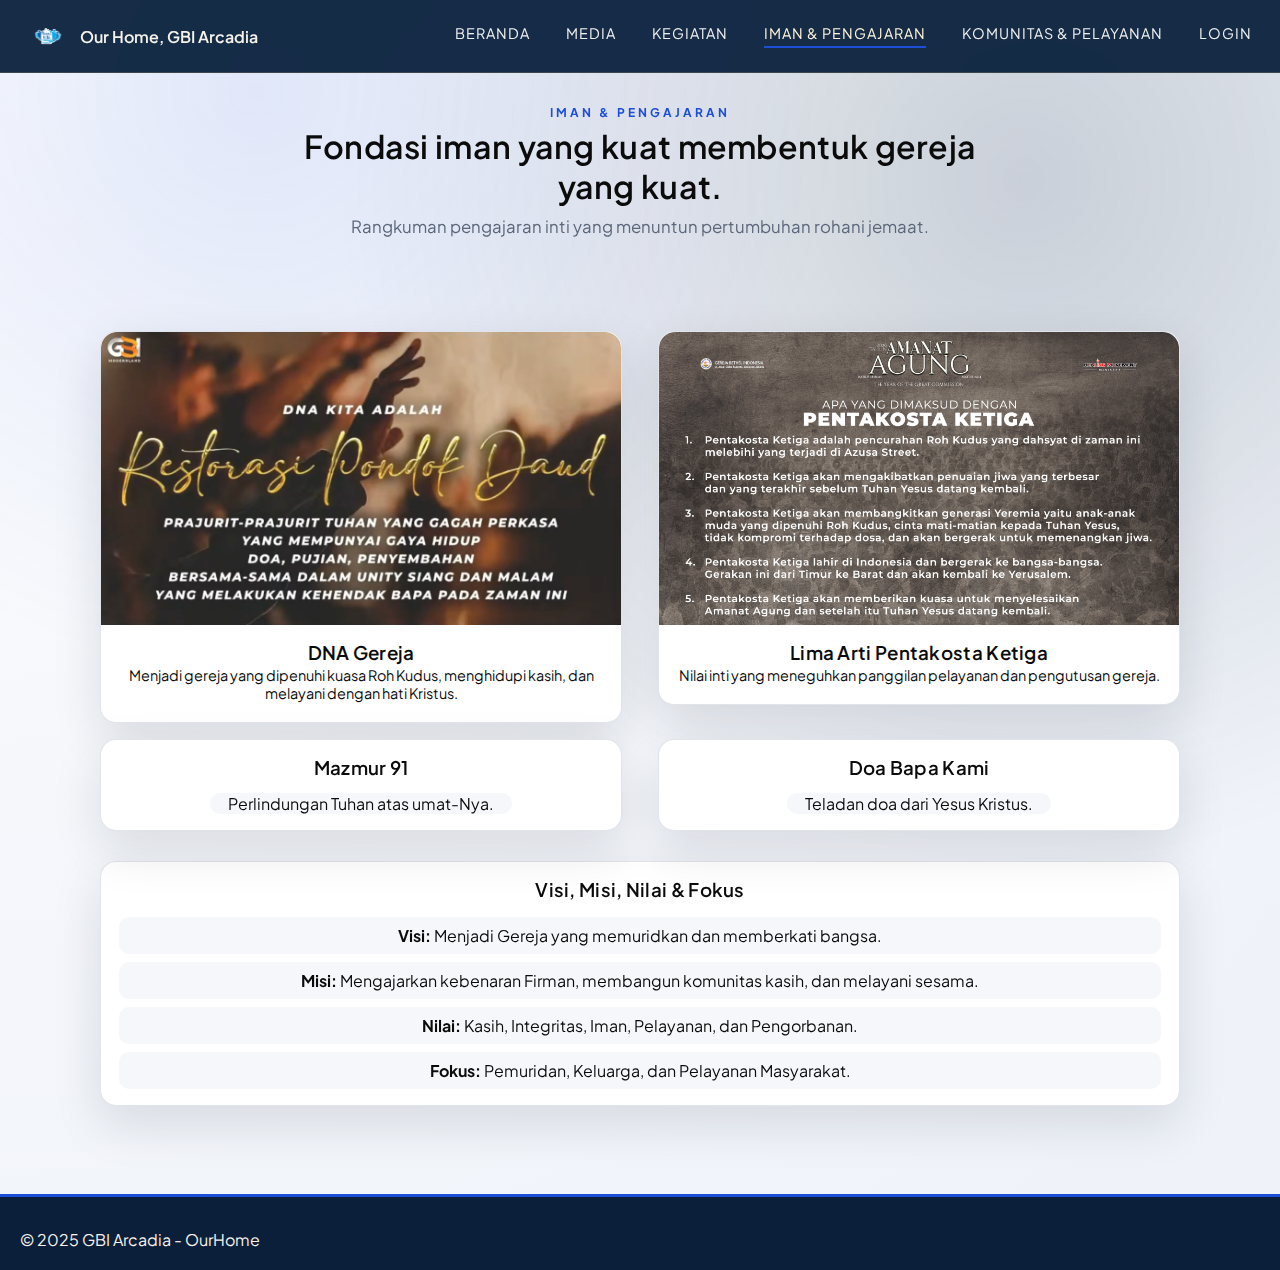
<file: iman.html>
<!DOCTYPE html>
<html lang="id">
<head>
  <meta charset="UTF-8" />
  <meta name="viewport" content="width=device-width, initial-scale=1.0" />
  <title>Iman & Pengajaran - Our Home GBI Arcadia</title>
  <link rel="stylesheet" href="style.css" />
  <link href="https://fonts.googleapis.com/css2?family=Plus+Jakarta+Sans:wght@300;400;500;600;700&family=Playfair+Display:wght@500;600;700&display=swap" rel="stylesheet">
</head>
<body>
  <header class="navbar">
    <div class="logo-container">
      <img src="assets/Logo Our Home.png" alt="Logo Our Home" class="logo" />
      <span class="logo-text">Our Home, GBI Arcadia</span>
    </div>

    <button class="menu-toggle" id="menuToggle" aria-label="Buka menu">☰</button>

    <nav class="nav-links" id="navLinks">
      <a href="index.html">Beranda</a>
      <a href="media.html">Media</a>
      <a href="kegiatan.html">Kegiatan</a>
      <a href="quiz.html" id="quizLink">Quiz</a>
      <a href="iman.html" class="active">Iman & Pengajaran</a>
      <a href="pelayanan.html">Komunitas & Pelayanan</a>
      <a href="login.html" id="loginLink">Login</a>
    </nav>
  </header>

  <main>
    <section class="page-hero">
      <div>
        <p class="eyebrow">Iman & Pengajaran</p>
        <h1>Fondasi iman yang kuat membentuk gereja yang kuat.</h1>
        <p class="lead">Rangkuman pengajaran inti yang menuntun pertumbuhan rohani jemaat.</p>
      </div>
    </section>

    <section class="section">
      <div class="grid two">
        <div class="info-card media-card">
          <img class="card-media" src="assets/dna.png" alt="DNA Gereja">
          <div class="info-body">
            <h3>DNA Gereja</h3>
            <p>Menjadi gereja yang dipenuhi kuasa Roh Kudus, menghidupi kasih, dan melayani dengan hati Kristus.</p>
          </div>
        </div>
        <div class="info-card media-card">
          <img class="card-media" src="assets/5artipentakosta.jpg" alt="Lima Arti Pentakosta">
          <div class="info-body">
            <h3>Lima Arti Pentakosta Ketiga</h3>
            <p>Nilai inti yang meneguhkan panggilan pelayanan dan pengutusan gereja.</p>
          </div>
        </div>
      </div>

      <div class="grid two">
        <div class="info-card">
          <h3>Mazmur 91</h3>
          <p>Perlindungan Tuhan atas umat-Nya.</p>
        </div>
        <div class="info-card">
          <h3>Doa Bapa Kami</h3>
          <p>Teladan doa dari Yesus Kristus.</p>
        </div>
      </div>

      <div class="info-card wide">
        <h3>Visi, Misi, Nilai & Fokus</h3>
        <div class="info-lines">
          <p><b>Visi:</b> Menjadi Gereja yang memuridkan dan memberkati bangsa.</p>
          <p><b>Misi:</b> Mengajarkan kebenaran Firman, membangun komunitas kasih, dan melayani sesama.</p>
          <p><b>Nilai:</b> Kasih, Integritas, Iman, Pelayanan, dan Pengorbanan.</p>
          <p><b>Fokus:</b> Pemuridan, Keluarga, dan Pelayanan Masyarakat.</p>
        </div>
      </div>
    </section>
  </main>

  <footer>
    <p>© 2025 GBI Arcadia - OurHome</p>
  </footer>

  <script src="script.js"></script>
</body>
</html>
</file>
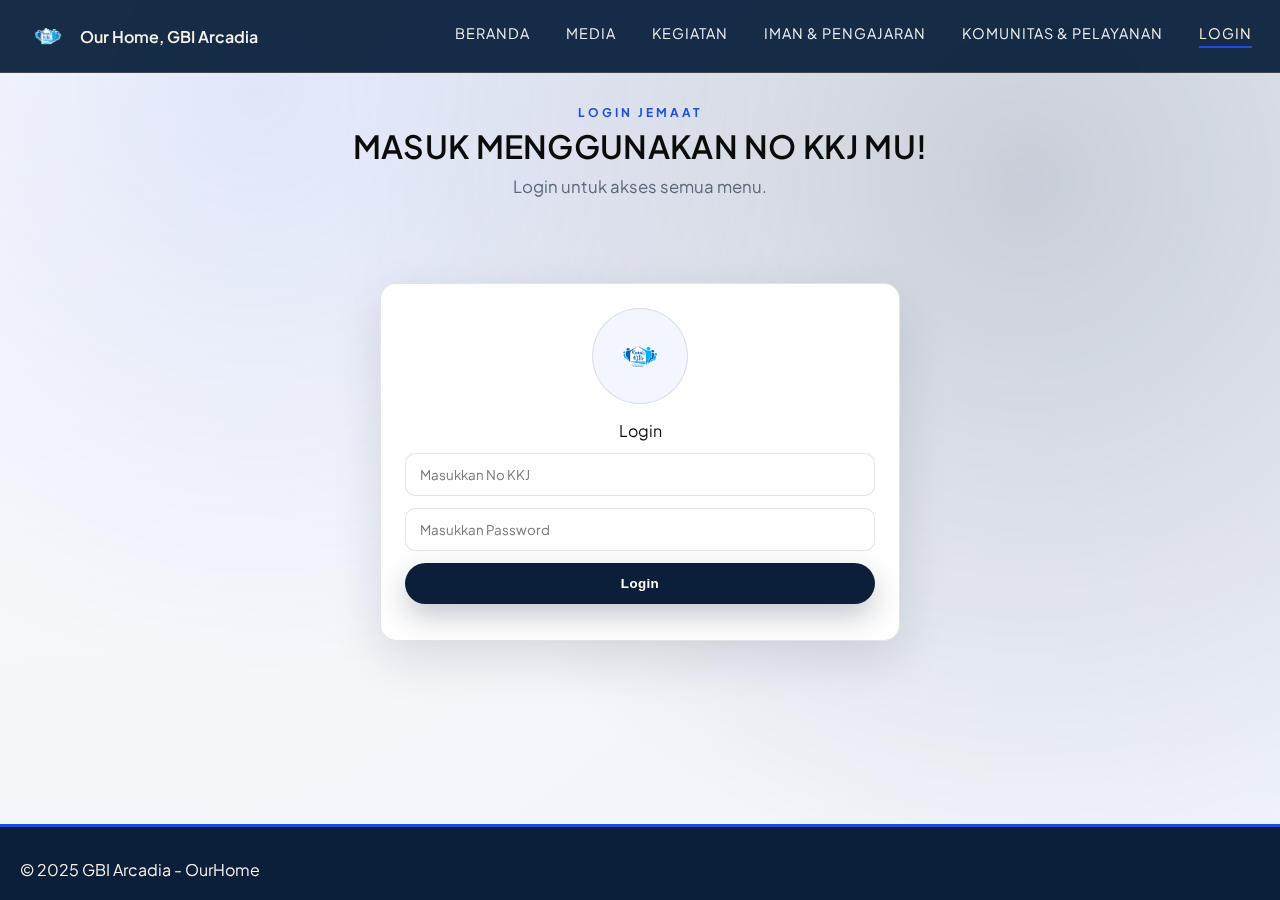
<file: login.html>
<!DOCTYPE html>
<html lang="id">
<head>
  <meta charset="UTF-8" />
  <meta name="viewport" content="width=device-width, initial-scale=1.0" />
  <title>Login - Our Home GBI Arcadia</title>
  <link rel="stylesheet" href="style.css" />
  <link href="https://fonts.googleapis.com/css2?family=Plus+Jakarta+Sans:wght@300;400;500;600;700&family=Playfair+Display:wght@500;600;700&display=swap" rel="stylesheet">
</head>
<body>
  <header class="navbar">
    <div class="logo-container">
      <img src="assets/Logo Our Home.png" alt="Logo Our Home" class="logo" />
      <span class="logo-text">Our Home, GBI Arcadia</span>
    </div>

    <button class="menu-toggle" id="menuToggle" aria-label="Buka menu">☰</button>

    <nav class="nav-links" id="navLinks">
      <a href="index.html">Beranda</a>
      <a href="media.html">Media</a>
      <a href="kegiatan.html">Kegiatan</a>
      <a href="quiz.html" id="quizLink">Quiz</a>
      <a href="iman.html">Iman & Pengajaran</a>
      <a href="pelayanan.html">Komunitas & Pelayanan</a>
      <a href="login.html" id="loginLink" class="active">Login</a>
    </nav>
  </header>

  <main>
    <section class="page-hero">
      <div>
        <p class="eyebrow">Login Jemaat</p>
        <h1>MASUK MENGGUNAKAN NO KKJ MU!</h1>
        <p class="lead">Login untuk akses semua menu.</p>
      </div>
    </section>

    <section class="section">
      <div class="login-card">
        <div class="login-avatar">
          <img src="assets/Logo Our Home.png" alt="User" />
        </div>
        <form id="loginForm" class="login-form">
          <label for="noKkj">Login</label>
          <input id="noKkj" name="noKkj" type="text" placeholder="Masukkan No KKJ" required />
          <input id="password" name="password" type="password" placeholder="Masukkan Password" required />
          <button type="submit" class="btn primary">Login</button>
        </form>
        <p id="loginStatus" class="login-status"></p>
        <div id="loginInfo"></div>
      </div>
    </section>
  </main>

  <footer>
    <p>© 2025 GBI Arcadia - OurHome</p>
  </footer>

  <script src="script.js"></script>
</body>
</html>
</file>
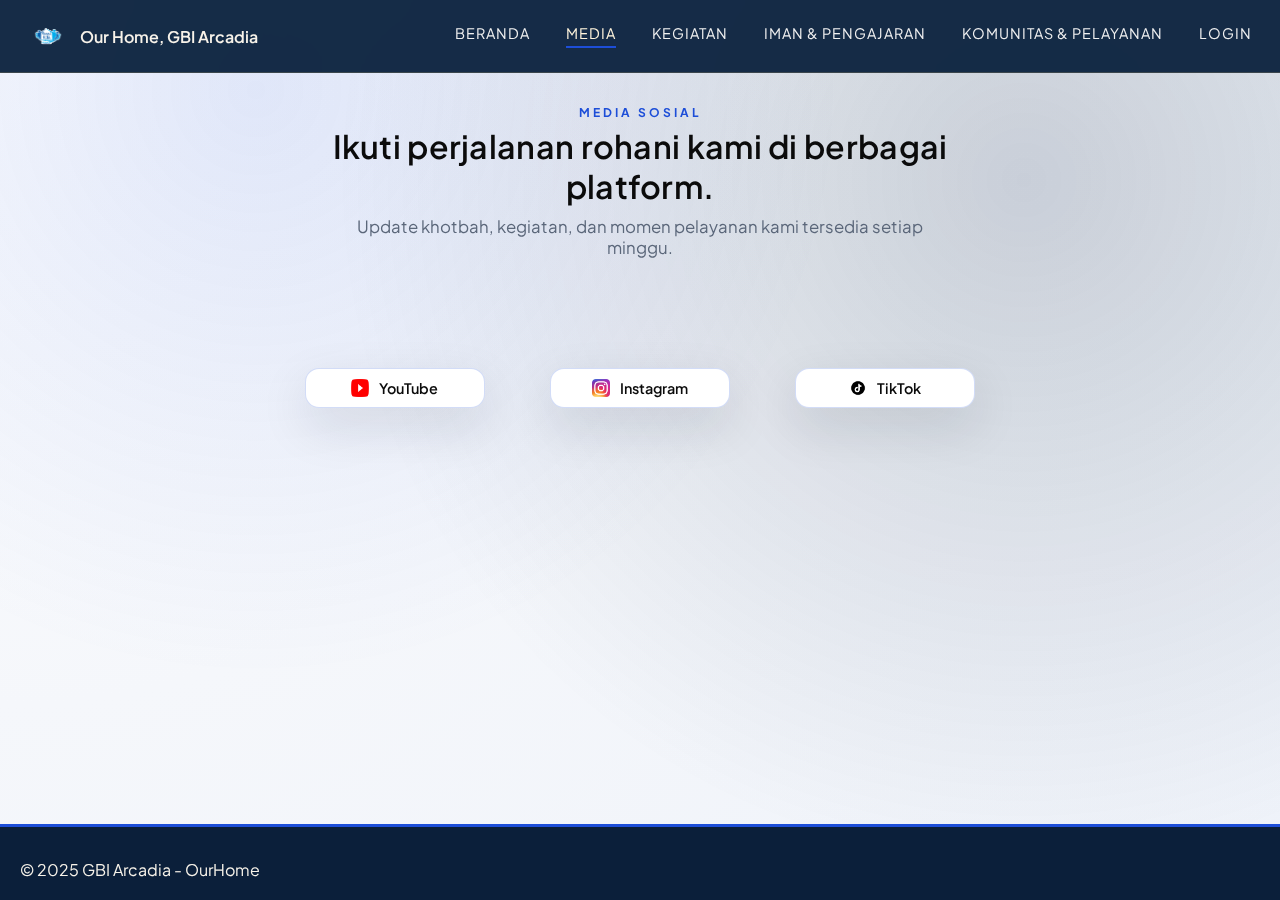
<file: media.html>
<!DOCTYPE html>
<html lang="id">
<head>
  <meta charset="UTF-8" />
  <meta name="viewport" content="width=device-width, initial-scale=1.0" />
  <title>Media - Our Home GBI Arcadia</title>
  <link rel="stylesheet" href="style.css" />
  <link href="https://fonts.googleapis.com/css2?family=Plus+Jakarta+Sans:wght@300;400;500;600;700&family=Playfair+Display:wght@500;600;700&display=swap" rel="stylesheet">
</head>
<body>
  <header class="navbar">
    <div class="logo-container">
      <img src="assets/Logo Our Home.png" alt="Logo Our Home" class="logo" />
      <span class="logo-text">Our Home, GBI Arcadia</span>
    </div>

    <button class="menu-toggle" id="menuToggle" aria-label="Buka menu">☰</button>

    <nav class="nav-links" id="navLinks">
      <a href="index.html">Beranda</a>
      <a href="media.html" class="active">Media</a>
      <a href="kegiatan.html">Kegiatan</a>
      <a href="quiz.html" id="quizLink">Quiz</a>
      <a href="iman.html">Iman & Pengajaran</a>
      <a href="pelayanan.html">Komunitas & Pelayanan</a>
      <a href="login.html" id="loginLink">Login</a>
    </nav>
  </header>

  <main>
    <section class="page-hero">
      <div>
        <p class="eyebrow">Media Sosial</p>
        <h1>Ikuti perjalanan rohani kami di berbagai platform.</h1>
        <p class="lead">Update khotbah, kegiatan, dan momen pelayanan kami tersedia setiap minggu.</p>
      </div>
    </section>

    <section class="section">
      <div class="links modern">
        <a href="https://www.youtube.com/@rumahkitagbiarcadia" target="_blank" class="social-link">
          <img src="assets/youtube.png" alt="YouTube" class="social-icon" />
          YouTube
        </a>
        <a href="https://www.instagram.com/gbiarcadia?igsh=enFnMnhvMnllbzU4" target="_blank" class="social-link">
          <img src="assets/instagram.png" alt="Instagram" class="social-icon" />
          Instagram
        </a>
        <a href="https://www.tiktok.com/@rumahkitagbiarcadia?_t=ZS-90x0iqnP6sK&_r=1" target="_blank" class="social-link">
          <img src="assets/tiktok.webp" alt="TikTok" class="social-icon" />
          TikTok
        </a>
      </div>
    </section>
  </main>

  <footer>
    <p>© 2025 GBI Arcadia - OurHome</p>
  </footer>

  <script src="script.js"></script>
</body>
</html>
</file>
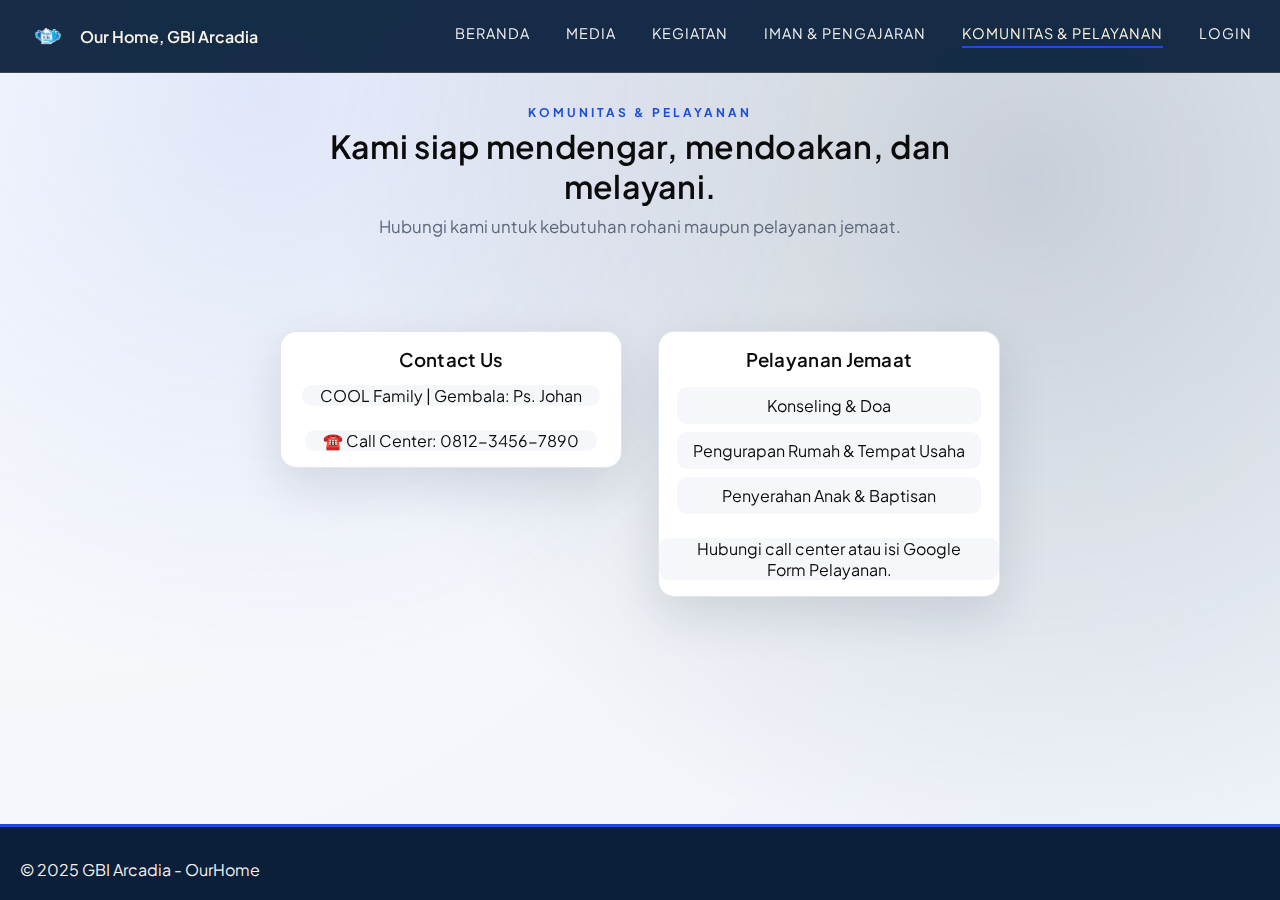
<file: pelayanan.html>
<!DOCTYPE html>
<html lang="id">
<head>
  <meta charset="UTF-8" />
  <meta name="viewport" content="width=device-width, initial-scale=1.0" />
  <title>Komunitas & Pelayanan - Our Home GBI Arcadia</title>
  <link rel="stylesheet" href="style.css" />
  <link href="https://fonts.googleapis.com/css2?family=Plus+Jakarta+Sans:wght@300;400;500;600;700&family=Playfair+Display:wght@500;600;700&display=swap" rel="stylesheet">
</head>
<body>
  <header class="navbar">
    <div class="logo-container">
      <img src="assets/Logo Our Home.png" alt="Logo Our Home" class="logo" />
      <span class="logo-text">Our Home, GBI Arcadia</span>
    </div>

    <button class="menu-toggle" id="menuToggle" aria-label="Buka menu">☰</button>

    <nav class="nav-links" id="navLinks">
      <a href="index.html">Beranda</a>
      <a href="media.html">Media</a>
      <a href="kegiatan.html">Kegiatan</a>
      <a href="quiz.html" id="quizLink">Quiz</a>
      <a href="iman.html">Iman & Pengajaran</a>
      <a href="pelayanan.html" class="active">Komunitas & Pelayanan</a>
      <a href="login.html" id="loginLink">Login</a>
    </nav>
  </header>

  <main>
    <section class="page-hero">
      <div>
        <p class="eyebrow">Komunitas & Pelayanan</p>
        <h1>Kami siap mendengar, mendoakan, dan melayani.</h1>
        <p class="lead">Hubungi kami untuk kebutuhan rohani maupun pelayanan jemaat.</p>
      </div>
    </section>

    <section class="section">
      <div class="grid two">
        <div class="info-card">
          <h3>Contact Us</h3>
          <p>COOL Family | Gembala: Ps. Johan</p>
          <p>☎️ Call Center: <a href="tel:+6281234567890">0812-3456-7890</a></p>
        </div>
        <div class="info-card">
          <h3>Pelayanan Jemaat</h3>
          <div class="info-lines">
            <p>Konseling & Doa</p>
            <p>Pengurapan Rumah & Tempat Usaha</p>
            <p>Penyerahan Anak & Baptisan</p>
          </div>
          <p>Hubungi call center atau isi <a href="https://forms.gle/" target="_blank">Google Form Pelayanan</a>.</p>
        </div>
      </div>
    </section>
  </main>

  <footer>
    <p>© 2025 GBI Arcadia - OurHome</p>
  </footer>

  <script src="script.js"></script>
</body>
</html>
</file>
<file: style.css>
:root {
  --ink: #0b0b0b;
  --navy: #0b1f3a;
  --gold: #1d4ed8;
  --sand: #f6f1e7;
  --stone: #f3f5f9;
  --muted: #5b677a;
  --line: rgba(12, 35, 64, 0.12);
  --shadow: 0 18px 50px rgba(15, 23, 42, 0.12);
  --radius: 16px;
}

* {
  margin: 0;
  padding: 0;
  box-sizing: border-box;
}

html {
  scroll-behavior: smooth;
}

body {
  font-family: "Plus Jakarta Sans", sans-serif;
  color: var(--ink);
  background: radial-gradient(circle at top left, #ffffff 0%, #f5f7fb 45%, #eef2f9 100%);
  min-height: 100vh;
  display: flex;
  flex-direction: column;
  position: relative;
  overflow-x: hidden;
}

body::before {
  content: "";
  position: fixed;
  inset: 0;
  background: radial-gradient(circle at 20% 10%, rgba(29, 78, 216, 0.12), transparent 45%),
    radial-gradient(circle at 80% 20%, rgba(12, 35, 64, 0.18), transparent 55%);
  pointer-events: none;
  z-index: -1;
}

h1, h2, h3, h4 {
  font-family: "Plus Jakarta Sans", sans-serif;
  font-weight: 600;
  letter-spacing: 0.3px;
}

a {
  color: inherit;
  text-decoration: none;
}

main {
  max-width: 1120px;
  margin: 0 auto;
  padding: 32px 20px 80px;
  flex: 1;
}

/* PAGE ALIGN */
main {
  display: flex;
  flex-direction: column;
  align-items: center;
}

section {
  width: 100%;
}

.section-header,
.page-hero {
  text-align: center;
  align-items: center;
}

.muted {
  color: var(--muted);
}

/* NAVBAR */
.navbar {
  position: sticky;
  top: 0;
  z-index: 10;
  display: flex;
  align-items: center;
  justify-content: space-between;
  padding: 16px 28px;
  background: rgba(12, 35, 64, 0.96);
  border-bottom: 1px solid rgba(215, 180, 106, 0.2);
  backdrop-filter: blur(10px);
}

.logo-container {
  display: flex;
  align-items: center;
  gap: 12px;
}

.logo {
  height: 40px;
  width: 40px;
  object-fit: contain;
}

.logo-text {
  color: #f8f3ea;
  font-weight: 600;
}

.nav-links {
  display: flex;
  gap: 36px;
  align-items: center;
  font-size: 0.9rem;
  text-transform: uppercase;
  letter-spacing: 1px;
}

.nav-links a {
  color: #f0f0f0;
  padding-bottom: 6px;
  position: relative;
}

.nav-links a::after {
  content: "";
  position: absolute;
  left: 0;
  bottom: 0;
  width: 0;
  height: 2px;
  background: var(--gold);
  transition: width 0.3s ease;
}

.nav-links a.active::after {
  width: 100%;
}

.nav-links a.active {
  color: #fff4dc;
}

.menu-toggle {
  display: none;
  border: none;
  background: none;
  color: #fff;
  font-size: 28px;
  cursor: pointer;
}

/* HERO */
.hero-split {
  display: grid;
  grid-template-columns: minmax(0, 1.15fr) minmax(0, 0.85fr);
  gap: 36px;
  align-items: center;
  padding: 48px 0 24px;
}

.hero-text h1 {
  font-size: clamp(2.6rem, 4vw, 4rem);
  margin: 10px 0 16px;
  color: var(--ink);
}

.lead {
  font-size: 1.05rem;
  color: var(--muted);
  max-width: 580px;
}

.eyebrow {
  text-transform: uppercase;
  letter-spacing: 3px;
  font-size: 0.75rem;
  color: var(--gold);
  font-weight: 700;
}

.hero-actions {
  display: flex;
  gap: 14px;
  margin-top: 22px;
  flex-wrap: wrap;
}

.btn {
  padding: 12px 20px;
  border-radius: 999px;
  font-weight: 600;
  letter-spacing: 0.4px;
  border: 1px solid transparent;
  transition: transform 0.2s ease, box-shadow 0.2s ease;
}

.btn.primary {
  background: var(--navy);
  color: #fff;
  box-shadow: 0 12px 30px rgba(12, 35, 64, 0.25);
}

.btn.ghost {
  background: #fff;
  border-color: var(--line);
  color: var(--ink);
}

.btn:hover {
  transform: translateY(-2px);
}

.hero-social {
  display: flex;
  gap: 16px;
  margin-top: 20px;
  flex-wrap: wrap;
  font-size: 0.9rem;
  color: var(--muted);
}

.hero-social a {
  position: relative;
  padding-bottom: 4px;
}

.hero-social a::after {
  content: "";
  position: absolute;
  left: 0;
  bottom: 0;
  width: 100%;
  height: 1px;
  background: rgba(12, 35, 64, 0.2);
}

.hero-visual {
  display: grid;
  gap: 36px;
}

.hero-image {
  width: 100%;
  height: auto;
  aspect-ratio: 16 / 9;
  object-fit: cover;
  border-radius: 24px;
  box-shadow: var(--shadow);
  display: block;
}

.hero-card {
  background: #ffffff;
  border-radius: var(--radius);
  padding: 22px;
  box-shadow: var(--shadow);
  border: 1px solid rgba(29, 78, 216, 0.2);
}

.hero-card h3 {
  margin-bottom: 6px;
  color: var(--navy);
}

/* SECTIONS */
.section {
  margin-top: 64px;
}

.section.alt {
  background: linear-gradient(120deg, #f9f7f2 0%, #f0f4fb 100%);
  border-radius: var(--radius);
  padding: 40px;
  border: 1px solid rgba(29, 78, 216, 0.2);
}

.section-header {
  display: flex;
  flex-direction: column;
  gap: 10px;
  margin-bottom: 26px;
  padding: 0 6px;
}

.section-header h2 {
  font-size: clamp(1.8rem, 3vw, 2.6rem);
}

.grid {
  display: grid;
  gap: 36px;
}

.grid.two {
  grid-template-columns: repeat(auto-fit, minmax(260px, 1fr));
}

.grid.three {
  grid-template-columns: repeat(auto-fit, minmax(220px, 1fr));
}

.grid.one {
  grid-template-columns: 1fr;
}

/* PROFILE */
.profile {
  display: grid;
  grid-template-columns: minmax(0, 260px) minmax(0, 1fr);
  gap: 36px;
  align-items: center;
}

.profile-image {
  height: 260px;
  border-radius: 24px;
  background: linear-gradient(140deg, rgba(215, 180, 106, 0.7), rgba(12, 35, 64, 0.7)),
    url("assets/pastor.jpg");
  background-size: cover;
  background-position: center;
  
  box-shadow: var(--shadow);
}

.profile-text h3 {
  font-size: 2rem;
  margin: 6px 0 12px;
}

/* LIST */
.pill-list {
  display: grid;
  gap: 12px;
  justify-items: center;
  list-style: none;
}

.pill-list li {
  background: #ffffff;
  border-radius: 999px;
  padding: 12px 18px;
  border: 1px solid rgba(29, 78, 216, 0.2);
  box-shadow: 0 8px 20px rgba(12, 35, 64, 0.08);
}

.map-embed {
  width: 100%;
  border-radius: 18px;
  overflow: hidden;
  border: 1px solid var(--line);
  box-shadow: var(--shadow);
}

.map-embed iframe {
  width: 100%;
  height: 320px;
  border: 0;
  display: block;
}

/* MAP */
.map-panel {
  background: #ffffff;
  border-radius: var(--radius);
  padding: 24px;
  border: 1px solid rgba(29, 78, 216, 0.2);
  box-shadow: var(--shadow);
  display: grid;
  gap: 16px;
}

.map-placeholder {
  min-height: 220px;
  border-radius: 18px;
  background: linear-gradient(120deg, rgba(12, 35, 64, 0.8), rgba(12, 35, 64, 0.4)),
    url("assets/map.jpg");
  color: #fff;
  display: grid;
  place-items: center;
  font-weight: 600;
  letter-spacing: 1px;
}

.map-tags {
  display: flex;
  flex-wrap: wrap;
  gap: 10px;
}

.map-tags span {
  padding: 6px 14px;
  border-radius: 999px;
  background: #f7f1e3;
  border: 1px solid rgba(29, 78, 216, 0.2);
  font-size: 0.85rem;
}

/* SOCIAL LINKS */
.links {
  display: grid;
  grid-template-columns: repeat(auto-fit, minmax(140px, 1fr));
  gap: 16px;
  justify-items: center;
}

.links.modern {
  margin-top: 24px;
}

.social-link {
  display: inline-flex;
  align-items: center;
  justify-content: center;
  gap: 10px;
  width: 100%;
  max-width: 180px;
  padding: 10px 12px;
  background: #ffffff;
  border-radius: 14px;
  border: 1px solid rgba(29, 78, 216, 0.2);
  box-shadow: var(--shadow);
  font-weight: 600;
  font-size: 0.9rem;
  transition: transform 0.2s ease, background 0.2s ease;
}

.social-link:hover {
  transform: translateY(-2px);
  background: #f8f3ea;
}

.social-icon {
  width: 18px;
  height: 18px;
}

/* HEADER SPACING */
.page-hero .eyebrow,
.section-header .eyebrow {
  margin-bottom: 6px;
}

.page-hero h1,
.section-header h2 {
  margin-bottom: 10px;
}

.page-hero .lead,
.section-header p {
  margin-bottom: 22px;
  text-align: center;
}

/* CARD SPACING */
.card,
.info-card,
.quiz-card,
.event-card {
  margin: 8px 0;
}

/* CARD TEXT */
.card,
.info-card,
.quiz-card,
.event-card {
  text-align: center;
}

.card p,
.info-card p,
.event-card p {
  background: #f5f7fb;
  padding: 8px 12px;
  border-radius: 10px;
  display: inline-block;
  margin: 8px auto 0;
  color: var(--ink);
}

.quiz-card p {
  margin: 0;
  background: none;
  padding: 0;
}

.card ul {
  text-align: center;
  list-style: none;
  padding: 0;
  margin: 10px 0 0;
}

.card ul li::before {
  content: "";
}
/* QUIZ */
.quiz-card {
  background: #ffffff;
  border-radius: var(--radius);
  padding: 16px;
  border: 1px solid rgba(29, 78, 216, 0.2);
  box-shadow: var(--shadow);
  display: grid;
  gap: 10px;
  color: var(--ink);
  transition: transform 0.2s ease;
}

.quiz-card:hover {
  transform: translateY(-3px);
}

.quiz-image {
  height: 140px;
  border-radius: 14px;
  background-size: cover;
  background-position: center;
  
}

/* MEDIA CARD */

.media-image {
  background-size: cover;
  background-position: center;
  
}

.media-body {
  padding-top: 10px;
}
.info-lines {
  display: grid;
  gap: 8px;
  margin-top: 10px;
}

.info-lines p {
  background: #f5f7fb;
  padding: 8px 12px;
  border-radius: 10px;
  margin: 0;
}

/* INFO CARD */
.info-card {
  background: #ffffff;
  border-radius: var(--radius);
  padding: 0;
  border: 1px solid var(--line);
  box-shadow: var(--shadow);
  display: grid;
  gap: 0;
  color: var(--ink);
  overflow: hidden;
}

.info-card.wide {
  margin-top: 22px;
}

.info-image {
  height: 190px;
  border-radius: 14px;
  background-size: cover;
  background-position: center;
  
}

.info-body {
  padding-top: 6px;
}

/* EVENT */
.event-card {
  background: #fff;
  border-radius: var(--radius);
  padding: 20px;
  border: 1px solid rgba(29, 78, 216, 0.2);
  box-shadow: var(--shadow);
  display: grid;
  gap: 10px;
}

.event-image {
  height: 140px;
  border-radius: 16px;
  background: linear-gradient(140deg, rgba(12, 35, 64, 0.7), rgba(12, 35, 64, 0.2)),
    url("assets/event.jpg");
  background-size: cover;
  background-position: center;
  
}

/* LOGO GRID */
.logo-grid {
  display: grid;
  grid-template-columns: repeat(auto-fit, minmax(140px, 1fr));
  gap: 16px;
}

.logo-tile {
  background: #ffffff;
  border-radius: 14px;
  border: 1px solid rgba(29, 78, 216, 0.2);
  padding: 20px;
  text-align: center;
  box-shadow: var(--shadow);
  font-size: 0.85rem;
  letter-spacing: 1px;
  text-transform: uppercase;
}

.link {
  display: inline-block;
  margin-top: 12px;
  color: var(--navy);
  font-weight: 600;
}

/* FOOTER */
footer {
  background: var(--navy);
  color: #f8f3ea;
  padding: 32px 20px 20px;
  border-top: 3px solid var(--gold);
}

.footer-grid {
  max-width: 1120px;
  margin: 0 auto 20px;
  display: grid;
  gap: 20px;
  grid-template-columns: repeat(auto-fit, minmax(200px, 1fr));
}

.footer-grid ul {
  list-style: none;
  display: grid;
  gap: 8px;
  margin-top: 10px;
}

.footer-copy {
  text-align: center;
  color: rgba(248, 243, 234, 0.8);
  font-size: 0.85rem;
}

/* RESPONSIVE */
@media (max-width: 900px) {
  .hero-split {
    grid-template-columns: 1fr;
  }

  .profile {
    grid-template-columns: 1fr;
  }
}

@media (max-width: 768px) {
  .menu-toggle {
    display: block;
  }

  .nav-links {
    position: absolute;
    top: 70px;
    left: 0;
    right: 0;
    background: rgba(12, 35, 64, 0.98);
    flex-direction: column;
    padding: 20px 0;
    display: none;
  }

  .nav-links.show {
    display: flex;
  }

  .section.alt {
    padding: 28px;
  }
}

.month-title {
  text-align: center;
  margin: 10px 0 24px;
}

.info-box {
  background: #f5f7fb;
  padding: 10px 14px;
  border-radius: 12px;
  display: grid;
  gap: 6px;
  margin-top: 10px;
}

.info-box p {
  margin: 0;
}

.media-16x9 {
  aspect-ratio: 16 / 9;
  width: 100%;
  border-radius: 14px;
  background-size: cover;
  background-position: center;
  
  overflow: hidden;
}


.info-card.no-media {
  padding-top: 20px;
}

.quiz-card .desc-box {
  background: #f5f7fb;
  padding: 10px 16px;
  border-radius: 10px;
  margin-top: 6px;
  text-align: center;
  display: inline-block;
  max-width: 240px;
  width: 100%;
  box-sizing: border-box;
}

.quiz-card h3 {
  text-align: center;
  margin: 0;
}

.info-card .info-image {
  border-radius: 16px 16px 12px 12px;
}

.info-card .media-16x9 {
  border-radius: 18px 18px 10px 10px;
}

.info-card > h3,
.info-card > p,
.info-card > .info-box,
.info-card > .info-lines {
  padding: 0 18px;
}

.info-card > h3 {
  margin: 16px 0 6px;
}

.info-card > .info-box,
.info-card > .info-lines,
.info-card > p {
  margin-bottom: 16px;
}

.card-media {
  width: 100%;
  height: auto;
  display: block;
  border-radius: 16px 16px 0 0;
}

.page-hero > div {
  max-width: 720px;
  margin: 0 auto;
  text-align: center;
}

.page-hero .lead {
  display: block;
  text-align: center;
  margin-left: auto;
  margin-right: auto;
}

.pill-list {
  display: grid;
  gap: 16px;
  list-style: none;
  justify-items: center;
  padding: 0;
  margin: 0 auto;
}

.pill-list li {
  background: #ffffff;
  border-radius: 18px;
  padding: 14px 20px;
  border: 1px solid var(--line);
  box-shadow: 0 8px 20px rgba(12, 35, 64, 0.08);
  width: 100%;
  max-width: 860px;
  min-height: 64px;
  display: flex;
  align-items: center;
  justify-content: center;
  text-align: center;
}

.info-card.media-card .card-media {
  width: 100%;
  aspect-ratio: 16 / 9;
  object-fit: cover;
  display: block;
}

.info-card.media-card .info-body {
  padding: 16px 18px 20px;
}

.info-card.media-card h3 {
  margin: 0 0 8px;
}

.media-card {
  padding: 0;
  overflow: hidden;
  height: auto;
  align-self: start;
}

.media-card .card-media {
  width: 100%;
  height: auto;
  display: block;
  border-radius: 16px 16px 0 0;
}

.media-card .info-body {
  padding: 10px 14px 12px;
  background: #ffffff;
}

.media-card .info-body p {
  background: none;
  padding: 0;
  margin: 4px 0 0;
  display: block;
  font-size: 0.95rem;
}

.media-card .info-body {
  padding: 6px 12px 8px;
  background: #ffffff;
  text-align: center;
}

.media-card .info-body h3 {
  margin: 0;
}

.media-card .info-body p {
  background: none;
  padding: 0;
  margin: 2px 0 0;
  display: block;
  font-size: 0.9rem;
  line-height: 1.25;
}

.grid {
  align-items: start;
}

/* LOGIN */
.login-card {
  background: #ffffff;
  border-radius: var(--radius);
  padding: 24px;
  border: 1px solid var(--line);
  box-shadow: var(--shadow);
  max-width: 520px;
  margin: 0 auto;
  text-align: center;
}

.login-form {
  display: grid;
  gap: 12px;
}

.login-form input {
  padding: 12px 14px;
  border-radius: 10px;
  border: 1px solid var(--line);
  font-family: inherit;
}

.login-status {
  margin-top: 12px;
  font-weight: 600;
}

.login-status.error {
  color: #b91c1c;
}

.nav-links a.disabled {
  opacity: 0.5;
}

/* LOGIN NAVBAR (login page only) */
.login-page .navbar {
  position: sticky;
  top: 18px;
  margin: 18px auto 0;
  max-width: 1100px;
  border-radius: 18px;
  background: #eef3ff;
  color: #0b1f3a;
  box-shadow: 0 16px 40px rgba(15, 23, 42, 0.15);
  border: 1px solid rgba(15, 23, 42, 0.08);
}

.login-page .logo-text {
  color: #0b1f3a;
}

.login-page .nav-links a {
  color: #0b1f3a;
}

.login-page .nav-links a.active::after {
  background: #1d4ed8;
}

.login-page .menu-toggle {
  color: #0b1f3a;
}

/* LOGIN AVATAR */
.login-avatar {
  width: 96px;
  height: 96px;
  border-radius: 50%;
  background: #f3f6ff;
  margin: 0 auto 16px;
  display: grid;
  place-items: center;
  border: 1px solid var(--line);
}

.login-avatar img {
  width: 56px;
  height: 56px;
  object-fit: contain;
}
</file>
